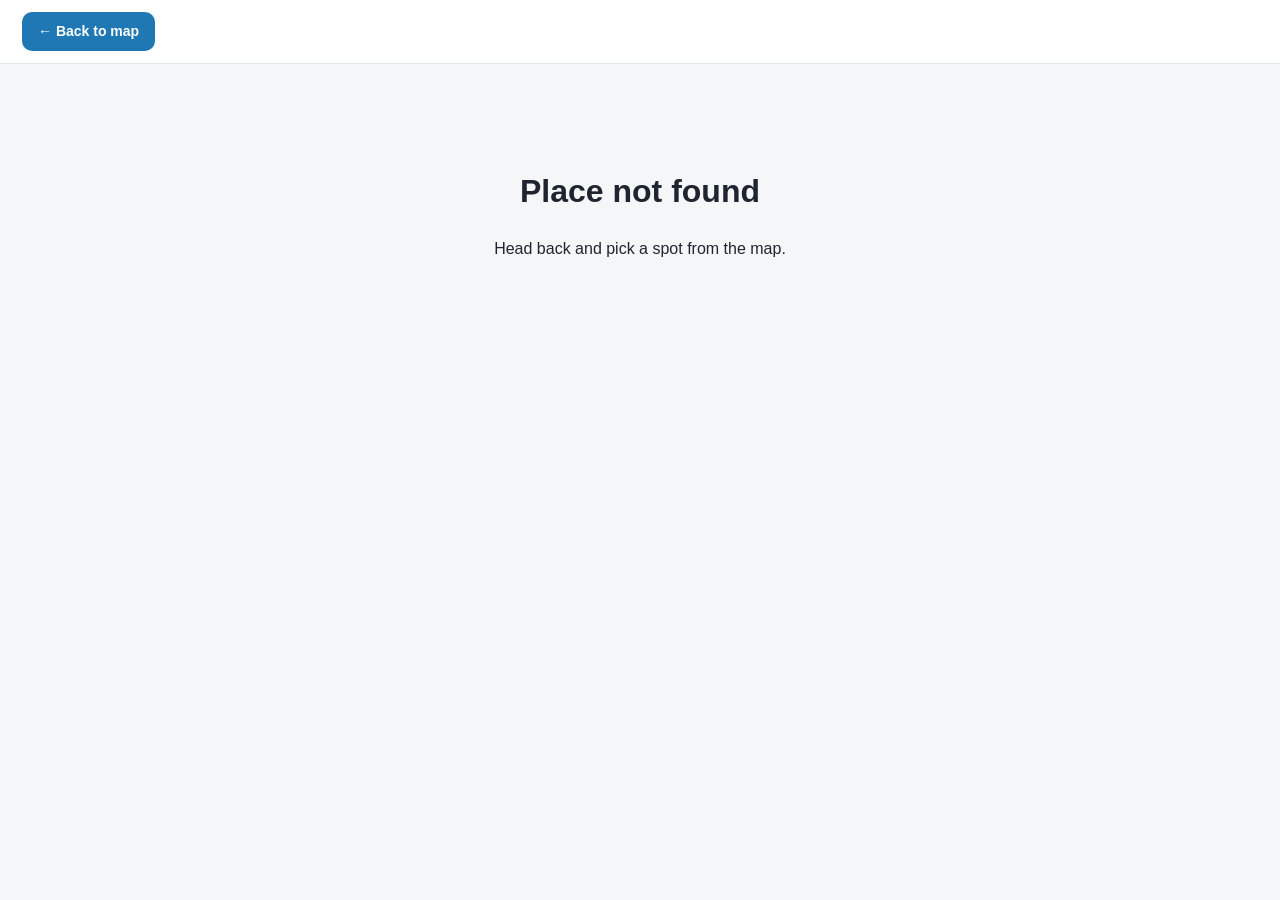
<file: place.html>
<!doctype html>
<html lang="en"><head>
<meta charset="utf-8"><meta name="viewport" content="width=device-width, initial-scale=1">
<title>Place · My Perth Adventure Map</title>
<link rel="stylesheet" href="css/styles.css">
</head><body>
<div class="backbar">
  <a class="btn-back" href="index.html">← Back to map</a>
  <span class="crumb" id="crumb"></span>
</div>
<main class="detail" id="detail"></main>
<script src="js/data.js"></script>
<script src="js/place.js"></script>
</body></html>
</file>
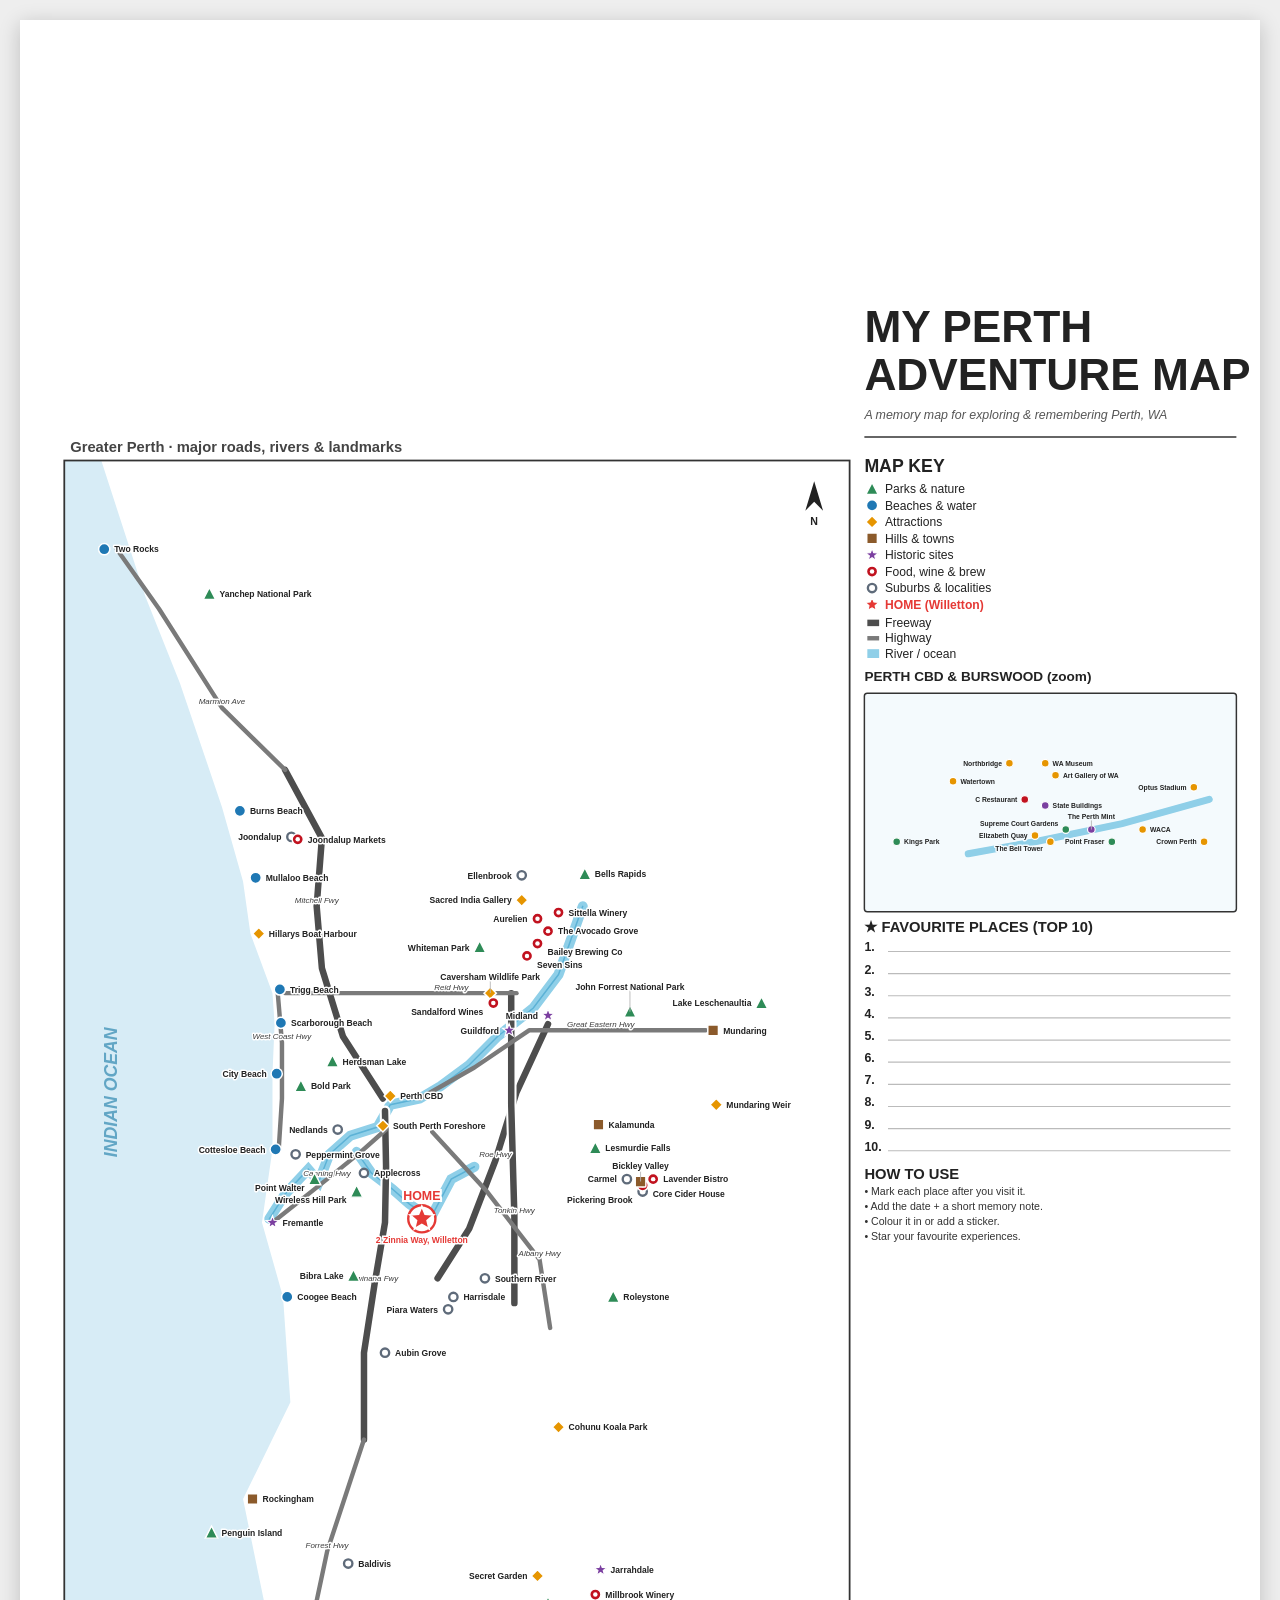
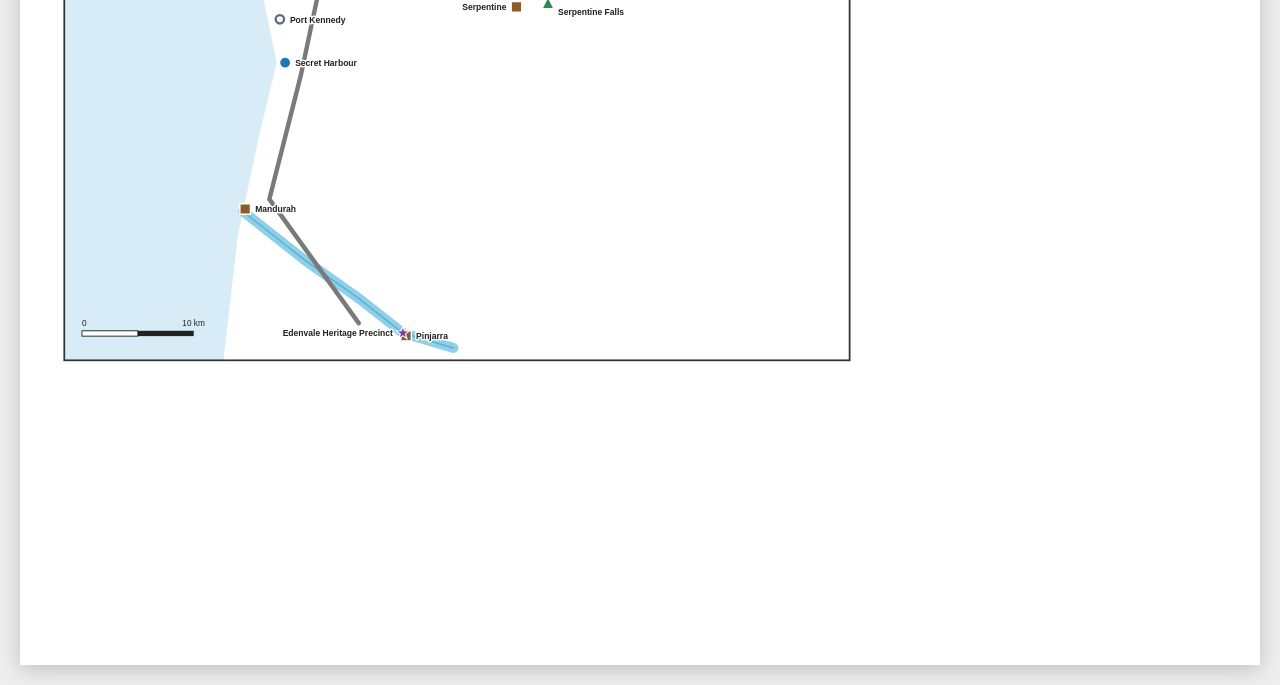
<file: print/perth_adventure_map.html>
<!doctype html><html><head><meta charset='utf-8'><title>Perth Adventure Map (A2)</title><style>@page{size:A2 portrait;margin:0}html,body{margin:0;background:#eee}.wrap{display:flex;justify-content:center;padding:20px}svg{box-shadow:0 4px 20px rgba(0,0,0,.2);background:#fff;width:420mm;height:594mm}@media print{.wrap{padding:0}svg{box-shadow:none}body{background:#fff}}</style></head><body><div class='wrap'><svg xmlns="http://www.w3.org/2000/svg" width="420.0mm" height="594.0mm" viewBox="0 0 420.0 594.0" font-family="Arial, Helvetica, sans-serif">
<rect x="0" y="0" width="420.0" height="594.0" fill="#ffffff"/>
<clipPath id="mapclip"><rect x="15.0" y="66.0" width="266.0" height="508.0"/></clipPath>
<g clip-path="url(#mapclip)">
<path d="M27.47,65.80 L42.43,112.00 L54.18,141.40 L68.43,183.40 L75.55,208.60 L78.04,226.24 L85.52,246.40 L86.24,256.90 L85.52,273.70 L85.52,299.32 L81.96,324.10 L89.09,349.30 L91.58,385.00 L75.55,417.76 L80.89,443.80 L86.95,473.20 L80.89,498.40 L73.77,532.00 L68.43,578.20 L-40.00,578.20 L-40.00,65.80 Z" fill="#d7ecf6"/>
<path d="M84.46,322.84 L89.80,314.44 L97.63,306.04 L101.20,310.24 L104.76,301.00 L111.88,294.70 L121.14,291.76 L125.42,284.20 L135.39,282.10 L142.51,277.90 L152.13,270.76 L161.75,261.10 L173.86,251.44 L182.40,240.10 L190.60,217.00 " fill="none" stroke="#8fcfe8" stroke-width="3.4" stroke-linecap="round"/>
<path d="M84.46,322.84 L89.80,314.44 L97.63,306.04 L101.20,310.24 L104.76,301.00 L111.88,294.70 L121.14,291.76 L125.42,284.20 L135.39,282.10 L142.51,277.90 L152.13,270.76 L161.75,261.10 L173.86,251.44 L182.40,240.10 L190.60,217.00 " fill="none" stroke="#5cb2d6" stroke-width="0.5" stroke-linecap="round"/>
<path d="M114.02,300.16 L119.00,307.30 L126.13,312.76 L131.83,317.80 L138.95,322.84 L146.07,309.40 L153.91,305.20 " fill="none" stroke="#8fcfe8" stroke-width="3.4" stroke-linecap="round"/>
<path d="M114.02,300.16 L119.00,307.30 L126.13,312.76 L131.83,317.80 L138.95,322.84 L146.07,309.40 L153.91,305.20 " fill="none" stroke="#5cb2d6" stroke-width="0.5" stroke-linecap="round"/>
<path d="M75.55,523.60 L96.92,540.40 L114.73,553.00 L129.69,564.76 L146.79,569.80 " fill="none" stroke="#8fcfe8" stroke-width="3.4" stroke-linecap="round"/>
<path d="M75.55,523.60 L96.92,540.40 L114.73,553.00 L129.69,564.76 L146.79,569.80 " fill="none" stroke="#5cb2d6" stroke-width="0.5" stroke-linecap="round"/>
<path d="M122.92,282.10 L109.39,261.10 L102.26,238.00 L100.48,217.00 L102.26,193.90 L89.80,170.80 " fill="none" stroke="#fff" stroke-width="3.6" stroke-linecap="round" stroke-linejoin="round"/>
<path d="M122.92,282.10 L109.39,261.10 L102.26,238.00 L100.48,217.00 L102.26,193.90 L89.80,170.80 " fill="none" stroke="#4d4d4d" stroke-width="2.2" stroke-linecap="round" stroke-linejoin="round"/>
<path d="M89.80,170.80 L68.43,149.80 L47.06,116.20 L32.81,96.04 " fill="none" stroke="#7a7a7a" stroke-width="1.5" stroke-linecap="round" stroke-linejoin="round"/>
<path d="M123.63,286.30 L123.99,305.20 L123.63,324.10 L120.07,345.10 L116.51,368.20 L116.51,397.60 " fill="none" stroke="#fff" stroke-width="3.6" stroke-linecap="round" stroke-linejoin="round"/>
<path d="M123.63,286.30 L123.99,305.20 L123.63,324.10 L120.07,345.10 L116.51,368.20 L116.51,397.60 " fill="none" stroke="#4d4d4d" stroke-width="2.2" stroke-linecap="round" stroke-linejoin="round"/>
<path d="M116.51,397.60 L104.05,435.40 L95.14,477.40 L84.46,519.40 L114.73,561.40 " fill="none" stroke="#7a7a7a" stroke-width="1.5" stroke-linecap="round" stroke-linejoin="round"/>
<path d="M178.84,256.90 L168.16,280.00 L161.03,303.10 L152.13,326.20 L141.44,343.00 " fill="none" stroke="#fff" stroke-width="3.6" stroke-linecap="round" stroke-linejoin="round"/>
<path d="M178.84,256.90 L168.16,280.00 L161.03,303.10 L152.13,326.20 L141.44,343.00 " fill="none" stroke="#4d4d4d" stroke-width="2.2" stroke-linecap="round" stroke-linejoin="round"/>
<path d="M166.38,246.40 L166.38,284.20 L167.45,322.00 L167.45,351.40 " fill="none" stroke="#fff" stroke-width="3.6" stroke-linecap="round" stroke-linejoin="round"/>
<path d="M166.38,246.40 L166.38,284.20 L167.45,322.00 L167.45,351.40 " fill="none" stroke="#4d4d4d" stroke-width="2.2" stroke-linecap="round" stroke-linejoin="round"/>
<path d="M135.39,282.10 L153.91,271.60 L172.43,259.00 L196.65,259.00 L232.27,259.00 " fill="none" stroke="#7a7a7a" stroke-width="1.5" stroke-linecap="round" stroke-linejoin="round"/>
<path d="M139.66,293.44 L158.18,313.60 L175.99,336.70 L179.56,359.80 " fill="none" stroke="#7a7a7a" stroke-width="1.5" stroke-linecap="round" stroke-linejoin="round"/>
<path d="M85.52,324.10 L104.05,309.40 L115.44,300.16 L123.99,292.60 " fill="none" stroke="#7a7a7a" stroke-width="1.5" stroke-linecap="round" stroke-linejoin="round"/>
<path d="M89.80,246.40 L118.29,246.40 L146.07,246.40 L168.16,246.40 " fill="none" stroke="#7a7a7a" stroke-width="1.5" stroke-linecap="round" stroke-linejoin="round"/>
<path d="M87.30,246.40 L88.73,263.20 L88.73,282.10 L87.66,298.90 " fill="none" stroke="#7a7a7a" stroke-width="1.5" stroke-linecap="round" stroke-linejoin="round"/>
</g>
<text x="32.8" y="280.0" font-size="6" fill="#3b8fb5" font-style="italic" font-weight="700" opacity="0.75" transform="rotate(-90 32.8 280.0)" text-anchor="middle">INDIAN OCEAN</text>
<text x="100.5" y="215.8" font-size="2.7" fill="#3d3d3d" font-style="italic" text-anchor="middle" paint-order="stroke" stroke="#fff" stroke-width="1.0" stroke-linejoin="round">Mitchell Fwy</text>
<text x="68.4" y="148.6" font-size="2.7" fill="#3d3d3d" font-style="italic" text-anchor="middle" paint-order="stroke" stroke="#fff" stroke-width="1.0" stroke-linejoin="round">Marmion Ave</text>
<text x="120.1" y="343.9" font-size="2.7" fill="#3d3d3d" font-style="italic" text-anchor="middle" paint-order="stroke" stroke="#fff" stroke-width="1.0" stroke-linejoin="round">Kwinana Fwy</text>
<text x="104.0" y="434.2" font-size="2.7" fill="#3d3d3d" font-style="italic" text-anchor="middle" paint-order="stroke" stroke="#fff" stroke-width="1.0" stroke-linejoin="round">Forrest Hwy</text>
<text x="161.0" y="301.9" font-size="2.7" fill="#3d3d3d" font-style="italic" text-anchor="middle" paint-order="stroke" stroke="#fff" stroke-width="1.0" stroke-linejoin="round">Roe Hwy</text>
<text x="167.4" y="320.8" font-size="2.7" fill="#3d3d3d" font-style="italic" text-anchor="middle" paint-order="stroke" stroke="#fff" stroke-width="1.0" stroke-linejoin="round">Tonkin Hwy</text>
<text x="196.7" y="257.8" font-size="2.7" fill="#3d3d3d" font-style="italic" text-anchor="middle" paint-order="stroke" stroke="#fff" stroke-width="1.0" stroke-linejoin="round">Great Eastern Hwy</text>
<text x="176.0" y="335.5" font-size="2.7" fill="#3d3d3d" font-style="italic" text-anchor="middle" paint-order="stroke" stroke="#fff" stroke-width="1.0" stroke-linejoin="round">Albany Hwy</text>
<text x="104.0" y="308.2" font-size="2.7" fill="#3d3d3d" font-style="italic" text-anchor="middle" paint-order="stroke" stroke="#fff" stroke-width="1.0" stroke-linejoin="round">Canning Hwy</text>
<text x="146.1" y="245.2" font-size="2.7" fill="#3d3d3d" font-style="italic" text-anchor="middle" paint-order="stroke" stroke="#fff" stroke-width="1.0" stroke-linejoin="round">Reid Hwy</text>
<text x="88.7" y="262.0" font-size="2.7" fill="#3d3d3d" font-style="italic" text-anchor="middle" paint-order="stroke" stroke="#fff" stroke-width="1.0" stroke-linejoin="round">West Coast Hwy</text>
<circle cx="28.53" cy="96.04" r="1.9" fill="#1f78b4" stroke="#fff" stroke-width="0.5"/>
<path d="M64.15,108.96 L66.25,113.06 L62.05,113.06 Z" fill="#2e8b57" stroke="#fff" stroke-width="0.5"/>
<circle cx="74.48" cy="184.66" r="1.9" fill="#1f78b4" stroke="#fff" stroke-width="0.5"/>
<circle cx="79.82" cy="207.34" r="1.9" fill="#1f78b4" stroke="#fff" stroke-width="0.5"/>
<path d="M80.89,224.14 L82.99,226.24 L80.89,228.34 L78.79,226.24 Z" fill="#e69500" stroke="#fff" stroke-width="0.5"/>
<circle cx="88.02" cy="245.14" r="1.9" fill="#1f78b4" stroke="#fff" stroke-width="0.5"/>
<circle cx="88.37" cy="256.48" r="1.9" fill="#1f78b4" stroke="#fff" stroke-width="0.5"/>
<circle cx="86.95" cy="273.70" r="1.9" fill="#1f78b4" stroke="#fff" stroke-width="0.5"/>
<circle cx="86.59" cy="299.32" r="1.9" fill="#1f78b4" stroke="#fff" stroke-width="0.5"/>
<circle cx="91.93" cy="193.48" r="1.42" fill="#fff" stroke="#5f6b7a" stroke-width="0.8"/>
<circle cx="94.07" cy="194.32" r="1.9" fill="#c1121f" stroke="#fff" stroke-width="0.5"/><circle cx="94.07" cy="194.32" r="0.76" fill="#fff"/>
<path d="M155.69,228.66 L157.79,232.76 L153.59,232.76 Z" fill="#2e8b57" stroke="#fff" stroke-width="0.5"/>
<path d="M159.25,244.30 L161.35,246.40 L159.25,248.50 L157.15,246.40 Z" fill="#e69500" stroke="#fff" stroke-width="0.5"/>
<circle cx="160.32" cy="249.76" r="1.9" fill="#c1121f" stroke="#fff" stroke-width="0.5"/><circle cx="160.32" cy="249.76" r="0.76" fill="#fff"/>
<circle cx="182.40" cy="219.10" r="1.9" fill="#c1121f" stroke="#fff" stroke-width="0.5"/><circle cx="182.40" cy="219.10" r="0.76" fill="#fff"/>
<path d="M169.94,212.80 L172.04,214.90 L169.94,217.00 L167.84,214.90 Z" fill="#e69500" stroke="#fff" stroke-width="0.5"/>
<circle cx="169.94" cy="206.50" r="1.42" fill="#fff" stroke="#5f6b7a" stroke-width="0.8"/>
<circle cx="175.28" cy="229.60" r="1.9" fill="#c1121f" stroke="#fff" stroke-width="0.5"/><circle cx="175.28" cy="229.60" r="0.76" fill="#fff"/>
<circle cx="175.28" cy="221.20" r="1.9" fill="#c1121f" stroke="#fff" stroke-width="0.5"/><circle cx="175.28" cy="221.20" r="0.76" fill="#fff"/>
<circle cx="171.72" cy="233.80" r="1.9" fill="#c1121f" stroke="#fff" stroke-width="0.5"/><circle cx="171.72" cy="233.80" r="0.76" fill="#fff"/>
<circle cx="178.84" cy="225.40" r="1.9" fill="#c1121f" stroke="#fff" stroke-width="0.5"/><circle cx="178.84" cy="225.40" r="0.76" fill="#fff"/>
<polygon points="165.66,256.70 166.22,258.23 167.85,258.29 166.57,259.29 167.02,260.86 165.66,259.95 164.31,260.86 164.76,259.29 163.48,258.29 165.11,258.23" fill="#7b3fa0" stroke="#fff" stroke-width="0.4"/>
<polygon points="178.84,251.66 179.40,253.19 181.03,253.25 179.75,254.25 180.19,255.82 178.84,254.91 177.49,255.82 177.94,254.25 176.66,253.25 178.28,253.19" fill="#7b3fa0" stroke="#fff" stroke-width="0.4"/>
<path d="M191.31,203.88 L193.41,207.98 L189.21,207.98 Z" fill="#2e8b57" stroke="#fff" stroke-width="0.5"/>
<path d="M206.62,250.50 L208.72,254.60 L204.52,254.60 Z" fill="#2e8b57" stroke="#fff" stroke-width="0.5"/>
<path d="M251.15,247.56 L253.25,251.66 L249.05,251.66 Z" fill="#2e8b57" stroke="#fff" stroke-width="0.5"/>
<rect x="232.96" y="257.19" width="3.61" height="3.61" rx="0.3" fill="#8B5A2B" stroke="#fff" stroke-width="0.5"/>
<path d="M235.83,282.10 L237.93,284.20 L235.83,286.30 L233.73,284.20 Z" fill="#e69500" stroke="#fff" stroke-width="0.5"/>
<rect x="194.13" y="289.11" width="3.61" height="3.61" rx="0.3" fill="#8B5A2B" stroke="#fff" stroke-width="0.5"/>
<path d="M194.87,296.70 L196.97,300.80 L192.77,300.80 Z" fill="#2e8b57" stroke="#fff" stroke-width="0.5"/>
<circle cx="205.56" cy="309.40" r="1.42" fill="#fff" stroke="#5f6b7a" stroke-width="0.8"/>
<circle cx="210.90" cy="313.60" r="1.42" fill="#fff" stroke="#5f6b7a" stroke-width="0.8"/>
<circle cx="210.90" cy="311.50" r="1.9" fill="#c1121f" stroke="#fff" stroke-width="0.5"/><circle cx="210.90" cy="311.50" r="0.76" fill="#fff"/>
<circle cx="214.46" cy="309.40" r="1.9" fill="#c1121f" stroke="#fff" stroke-width="0.5"/><circle cx="214.46" cy="309.40" r="0.76" fill="#fff"/>
<rect x="208.38" y="308.43" width="3.61" height="3.61" rx="0.3" fill="#8B5A2B" stroke="#fff" stroke-width="0.5"/>
<path d="M200.93,347.10 L203.03,351.20 L198.83,351.20 Z" fill="#2e8b57" stroke="#fff" stroke-width="0.5"/>
<polygon points="196.65,439.40 197.21,440.93 198.84,440.99 197.56,441.99 198.00,443.56 196.65,442.65 195.30,443.56 195.75,441.99 194.46,440.99 196.09,440.93" fill="#7b3fa0" stroke="#fff" stroke-width="0.4"/>
<circle cx="194.87" cy="450.10" r="1.9" fill="#c1121f" stroke="#fff" stroke-width="0.5"/><circle cx="194.87" cy="450.10" r="0.76" fill="#fff"/>
<path d="M178.84,450.84 L180.94,454.94 L176.74,454.94 Z" fill="#2e8b57" stroke="#fff" stroke-width="0.5"/>
<path d="M175.28,441.70 L177.38,443.80 L175.28,445.90 L173.18,443.80 Z" fill="#e69500" stroke="#fff" stroke-width="0.5"/>
<path d="M122.92,289.24 L125.02,291.34 L122.92,293.44 L120.82,291.34 Z" fill="#e69500" stroke="#fff" stroke-width="0.5"/>
<circle cx="116.51" cy="307.30" r="1.42" fill="#fff" stroke="#5f6b7a" stroke-width="0.8"/>
<path d="M99.77,307.20 L101.87,311.30 L97.67,311.30 Z" fill="#2e8b57" stroke="#fff" stroke-width="0.5"/>
<path d="M114.02,311.40 L116.12,315.50 L111.92,315.50 Z" fill="#2e8b57" stroke="#fff" stroke-width="0.5"/>
<circle cx="107.61" cy="292.60" r="1.42" fill="#fff" stroke="#5f6b7a" stroke-width="0.8"/>
<circle cx="93.36" cy="301.00" r="1.42" fill="#fff" stroke="#5f6b7a" stroke-width="0.8"/>
<polygon points="85.52,321.80 86.08,323.33 87.71,323.39 86.43,324.39 86.88,325.96 85.52,325.05 84.17,325.96 84.62,324.39 83.34,323.39 84.97,323.33" fill="#7b3fa0" stroke="#fff" stroke-width="0.4"/>
<circle cx="90.51" cy="349.30" r="1.9" fill="#1f78b4" stroke="#fff" stroke-width="0.5"/>
<path d="M112.95,339.96 L115.05,344.06 L110.85,344.06 Z" fill="#2e8b57" stroke="#fff" stroke-width="0.5"/>
<circle cx="123.63" cy="368.20" r="1.42" fill="#fff" stroke="#5f6b7a" stroke-width="0.8"/>
<circle cx="157.47" cy="343.00" r="1.42" fill="#fff" stroke="#5f6b7a" stroke-width="0.8"/>
<circle cx="146.79" cy="349.30" r="1.42" fill="#fff" stroke="#5f6b7a" stroke-width="0.8"/>
<circle cx="145.01" cy="353.50" r="1.42" fill="#fff" stroke="#5f6b7a" stroke-width="0.8"/>
<rect x="76.95" y="415.95" width="3.61" height="3.61" rx="0.3" fill="#8B5A2B" stroke="#fff" stroke-width="0.5"/>
<circle cx="111.17" cy="439.60" r="1.42" fill="#fff" stroke="#5f6b7a" stroke-width="0.8"/>
<path d="M64.87,426.90 L66.97,431.00 L62.77,431.00 Z" fill="#2e8b57" stroke="#fff" stroke-width="0.5"/>
<circle cx="89.80" cy="473.20" r="1.9" fill="#1f78b4" stroke="#fff" stroke-width="0.5"/>
<circle cx="88.02" cy="458.50" r="1.42" fill="#fff" stroke="#5f6b7a" stroke-width="0.8"/>
<rect x="74.46" y="520.95" width="3.61" height="3.61" rx="0.3" fill="#8B5A2B" stroke="#fff" stroke-width="0.5"/>
<rect x="128.95" y="563.80" width="3.61" height="3.61" rx="0.3" fill="#8B5A2B" stroke="#fff" stroke-width="0.5"/>
<polygon points="129.69,562.46 130.25,563.99 131.88,564.05 130.59,565.05 131.04,566.62 129.69,565.71 128.34,566.62 128.79,565.05 127.50,564.05 129.13,563.99" fill="#7b3fa0" stroke="#fff" stroke-width="0.4"/>
<path d="M182.40,391.30 L184.50,393.40 L182.40,395.50 L180.30,393.40 Z" fill="#e69500" stroke="#fff" stroke-width="0.5"/>
<rect x="166.35" y="452.50" width="3.61" height="3.61" rx="0.3" fill="#8B5A2B" stroke="#fff" stroke-width="0.5"/>
<path d="M105.83,267.30 L107.93,271.40 L103.73,271.40 Z" fill="#2e8b57" stroke="#fff" stroke-width="0.5"/>
<path d="M95.14,275.70 L97.24,279.80 L93.04,279.80 Z" fill="#2e8b57" stroke="#fff" stroke-width="0.5"/>
<path d="M125.42,279.16 L127.52,281.26 L125.42,283.36 L123.32,281.26 Z" fill="#e69500" stroke="#fff" stroke-width="0.5"/>
<line x1="159.3" y1="246.4" x2="159.3" y2="241.0" stroke="#b6b6b6" stroke-width="0.3"/>
<line x1="206.6" y1="252.7" x2="206.6" y2="244.3" stroke="#b6b6b6" stroke-width="0.3"/>
<line x1="210.2" y1="310.2" x2="210.2" y2="304.8" stroke="#b6b6b6" stroke-width="0.3"/>
<text x="31.93" y="97.15" font-size="2.9" font-weight="600" fill="#222222" text-anchor="start" paint-order="stroke" stroke="#fff" stroke-width="1.0" stroke-linejoin="round">Two Rocks</text>
<text x="67.55" y="112.27" font-size="2.9" font-weight="600" fill="#222222" text-anchor="start" paint-order="stroke" stroke="#fff" stroke-width="1.0" stroke-linejoin="round">Yanchep National Park</text>
<text x="77.88" y="185.77" font-size="2.9" font-weight="600" fill="#222222" text-anchor="start" paint-order="stroke" stroke="#fff" stroke-width="1.0" stroke-linejoin="round">Burns Beach</text>
<text x="83.22" y="208.45" font-size="2.9" font-weight="600" fill="#222222" text-anchor="start" paint-order="stroke" stroke="#fff" stroke-width="1.0" stroke-linejoin="round">Mullaloo Beach</text>
<text x="84.29" y="227.35" font-size="2.9" font-weight="600" fill="#222222" text-anchor="start" paint-order="stroke" stroke="#fff" stroke-width="1.0" stroke-linejoin="round">Hillarys Boat Harbour</text>
<text x="91.42" y="246.25" font-size="2.9" font-weight="600" fill="#222222" text-anchor="start" paint-order="stroke" stroke="#fff" stroke-width="1.0" stroke-linejoin="round">Trigg Beach</text>
<text x="91.77" y="257.59" font-size="2.9" font-weight="600" fill="#222222" text-anchor="start" paint-order="stroke" stroke="#fff" stroke-width="1.0" stroke-linejoin="round">Scarborough Beach</text>
<text x="83.55" y="274.81" font-size="2.9" font-weight="600" fill="#222222" text-anchor="end" paint-order="stroke" stroke="#fff" stroke-width="1.0" stroke-linejoin="round">City Beach</text>
<text x="83.19" y="300.43" font-size="2.9" font-weight="600" fill="#222222" text-anchor="end" paint-order="stroke" stroke="#fff" stroke-width="1.0" stroke-linejoin="round">Cottesloe Beach</text>
<text x="88.53" y="194.59" font-size="2.9" font-weight="600" fill="#222222" text-anchor="end" paint-order="stroke" stroke="#fff" stroke-width="1.0" stroke-linejoin="round">Joondalup</text>
<text x="97.47" y="195.43" font-size="2.9" font-weight="600" fill="#222222" text-anchor="start" paint-order="stroke" stroke="#fff" stroke-width="1.0" stroke-linejoin="round">Joondalup Markets</text>
<text x="152.29" y="231.97" font-size="2.9" font-weight="600" fill="#222222" text-anchor="end" paint-order="stroke" stroke="#fff" stroke-width="1.0" stroke-linejoin="round">Whiteman Park</text>
<text x="159.25" y="242.11" font-size="2.9" font-weight="600" fill="#222222" text-anchor="middle" paint-order="stroke" stroke="#fff" stroke-width="1.0" stroke-linejoin="round">Caversham Wildlife Park</text>
<text x="156.92" y="253.76" font-size="2.9" font-weight="600" fill="#222222" text-anchor="end" paint-order="stroke" stroke="#fff" stroke-width="1.0" stroke-linejoin="round">Sandalford Wines</text>
<text x="185.80" y="220.21" font-size="2.9" font-weight="600" fill="#222222" text-anchor="start" paint-order="stroke" stroke="#fff" stroke-width="1.0" stroke-linejoin="round">Sittella Winery</text>
<text x="166.54" y="216.01" font-size="2.9" font-weight="600" fill="#222222" text-anchor="end" paint-order="stroke" stroke="#fff" stroke-width="1.0" stroke-linejoin="round">Sacred India Gallery</text>
<text x="166.54" y="207.61" font-size="2.9" font-weight="600" fill="#222222" text-anchor="end" paint-order="stroke" stroke="#fff" stroke-width="1.0" stroke-linejoin="round">Ellenbrook</text>
<text x="178.68" y="233.60" font-size="2.9" font-weight="600" fill="#222222" text-anchor="start" paint-order="stroke" stroke="#fff" stroke-width="1.0" stroke-linejoin="round">Bailey Brewing Co</text>
<text x="171.88" y="222.31" font-size="2.9" font-weight="600" fill="#222222" text-anchor="end" paint-order="stroke" stroke="#fff" stroke-width="1.0" stroke-linejoin="round">Aurelien</text>
<text x="175.12" y="237.80" font-size="2.9" font-weight="600" fill="#222222" text-anchor="start" paint-order="stroke" stroke="#fff" stroke-width="1.0" stroke-linejoin="round">Seven Sins</text>
<text x="182.24" y="226.51" font-size="2.9" font-weight="600" fill="#222222" text-anchor="start" paint-order="stroke" stroke="#fff" stroke-width="1.0" stroke-linejoin="round">The Avocado Grove</text>
<text x="162.26" y="260.11" font-size="2.9" font-weight="600" fill="#222222" text-anchor="end" paint-order="stroke" stroke="#fff" stroke-width="1.0" stroke-linejoin="round">Guildford</text>
<text x="175.44" y="255.07" font-size="2.9" font-weight="600" fill="#222222" text-anchor="end" paint-order="stroke" stroke="#fff" stroke-width="1.0" stroke-linejoin="round">Midland</text>
<text x="194.71" y="207.19" font-size="2.9" font-weight="600" fill="#222222" text-anchor="start" paint-order="stroke" stroke="#fff" stroke-width="1.0" stroke-linejoin="round">Bells Rapids</text>
<text x="206.62" y="245.41" font-size="2.9" font-weight="600" fill="#222222" text-anchor="middle" paint-order="stroke" stroke="#fff" stroke-width="1.0" stroke-linejoin="round">John Forrest National Park</text>
<text x="247.75" y="250.87" font-size="2.9" font-weight="600" fill="#222222" text-anchor="end" paint-order="stroke" stroke="#fff" stroke-width="1.0" stroke-linejoin="round">Lake Leschenaultia</text>
<text x="238.16" y="260.11" font-size="2.9" font-weight="600" fill="#222222" text-anchor="start" paint-order="stroke" stroke="#fff" stroke-width="1.0" stroke-linejoin="round">Mundaring</text>
<text x="239.23" y="285.31" font-size="2.9" font-weight="600" fill="#222222" text-anchor="start" paint-order="stroke" stroke="#fff" stroke-width="1.0" stroke-linejoin="round">Mundaring Weir</text>
<text x="199.34" y="292.03" font-size="2.9" font-weight="600" fill="#222222" text-anchor="start" paint-order="stroke" stroke="#fff" stroke-width="1.0" stroke-linejoin="round">Kalamunda</text>
<text x="198.27" y="300.01" font-size="2.9" font-weight="600" fill="#222222" text-anchor="start" paint-order="stroke" stroke="#fff" stroke-width="1.0" stroke-linejoin="round">Lesmurdie Falls</text>
<text x="202.16" y="310.51" font-size="2.9" font-weight="600" fill="#222222" text-anchor="end" paint-order="stroke" stroke="#fff" stroke-width="1.0" stroke-linejoin="round">Carmel</text>
<text x="207.50" y="317.60" font-size="2.9" font-weight="600" fill="#222222" text-anchor="end" paint-order="stroke" stroke="#fff" stroke-width="1.0" stroke-linejoin="round">Pickering Brook</text>
<text x="214.30" y="315.50" font-size="2.9" font-weight="600" fill="#222222" text-anchor="start" paint-order="stroke" stroke="#fff" stroke-width="1.0" stroke-linejoin="round">Core Cider House</text>
<text x="217.86" y="310.51" font-size="2.9" font-weight="600" fill="#222222" text-anchor="start" paint-order="stroke" stroke="#fff" stroke-width="1.0" stroke-linejoin="round">Lavender Bistro</text>
<text x="210.19" y="305.95" font-size="2.9" font-weight="600" fill="#222222" text-anchor="middle" paint-order="stroke" stroke="#fff" stroke-width="1.0" stroke-linejoin="round">Bickley Valley</text>
<text x="204.33" y="350.41" font-size="2.9" font-weight="600" fill="#222222" text-anchor="start" paint-order="stroke" stroke="#fff" stroke-width="1.0" stroke-linejoin="round">Roleystone</text>
<text x="200.05" y="442.81" font-size="2.9" font-weight="600" fill="#222222" text-anchor="start" paint-order="stroke" stroke="#fff" stroke-width="1.0" stroke-linejoin="round">Jarrahdale</text>
<text x="198.27" y="451.21" font-size="2.9" font-weight="600" fill="#222222" text-anchor="start" paint-order="stroke" stroke="#fff" stroke-width="1.0" stroke-linejoin="round">Millbrook Winery</text>
<text x="182.24" y="457.04" font-size="2.9" font-weight="600" fill="#222222" text-anchor="start" paint-order="stroke" stroke="#fff" stroke-width="1.0" stroke-linejoin="round">Serpentine Falls</text>
<text x="171.88" y="444.91" font-size="2.9" font-weight="600" fill="#222222" text-anchor="end" paint-order="stroke" stroke="#fff" stroke-width="1.0" stroke-linejoin="round">Secret Garden</text>
<text x="126.32" y="292.45" font-size="2.9" font-weight="600" fill="#222222" text-anchor="start" paint-order="stroke" stroke="#fff" stroke-width="1.0" stroke-linejoin="round">South Perth Foreshore</text>
<text x="119.91" y="308.41" font-size="2.9" font-weight="600" fill="#222222" text-anchor="start" paint-order="stroke" stroke="#fff" stroke-width="1.0" stroke-linejoin="round">Applecross</text>
<text x="96.37" y="313.40" font-size="2.9" font-weight="600" fill="#222222" text-anchor="end" paint-order="stroke" stroke="#fff" stroke-width="1.0" stroke-linejoin="round">Point Walter</text>
<text x="110.62" y="317.60" font-size="2.9" font-weight="600" fill="#222222" text-anchor="end" paint-order="stroke" stroke="#fff" stroke-width="1.0" stroke-linejoin="round">Wireless Hill Park</text>
<text x="104.21" y="293.71" font-size="2.9" font-weight="600" fill="#222222" text-anchor="end" paint-order="stroke" stroke="#fff" stroke-width="1.0" stroke-linejoin="round">Nedlands</text>
<text x="96.76" y="302.11" font-size="2.9" font-weight="600" fill="#222222" text-anchor="start" paint-order="stroke" stroke="#fff" stroke-width="1.0" stroke-linejoin="round">Peppermint Grove</text>
<text x="88.92" y="325.21" font-size="2.9" font-weight="600" fill="#222222" text-anchor="start" paint-order="stroke" stroke="#fff" stroke-width="1.0" stroke-linejoin="round">Fremantle</text>
<text x="93.91" y="350.41" font-size="2.9" font-weight="600" fill="#222222" text-anchor="start" paint-order="stroke" stroke="#fff" stroke-width="1.0" stroke-linejoin="round">Coogee Beach</text>
<text x="109.55" y="343.27" font-size="2.9" font-weight="600" fill="#222222" text-anchor="end" paint-order="stroke" stroke="#fff" stroke-width="1.0" stroke-linejoin="round">Bibra Lake</text>
<text x="127.03" y="369.31" font-size="2.9" font-weight="600" fill="#222222" text-anchor="start" paint-order="stroke" stroke="#fff" stroke-width="1.0" stroke-linejoin="round">Aubin Grove</text>
<text x="160.87" y="344.11" font-size="2.9" font-weight="600" fill="#222222" text-anchor="start" paint-order="stroke" stroke="#fff" stroke-width="1.0" stroke-linejoin="round">Southern River</text>
<text x="150.19" y="350.41" font-size="2.9" font-weight="600" fill="#222222" text-anchor="start" paint-order="stroke" stroke="#fff" stroke-width="1.0" stroke-linejoin="round">Harrisdale</text>
<text x="141.61" y="354.61" font-size="2.9" font-weight="600" fill="#222222" text-anchor="end" paint-order="stroke" stroke="#fff" stroke-width="1.0" stroke-linejoin="round">Piara Waters</text>
<text x="82.16" y="418.87" font-size="2.9" font-weight="600" fill="#222222" text-anchor="start" paint-order="stroke" stroke="#fff" stroke-width="1.0" stroke-linejoin="round">Rockingham</text>
<text x="114.57" y="440.71" font-size="2.9" font-weight="600" fill="#222222" text-anchor="start" paint-order="stroke" stroke="#fff" stroke-width="1.0" stroke-linejoin="round">Baldivis</text>
<text x="68.27" y="430.21" font-size="2.9" font-weight="600" fill="#222222" text-anchor="start" paint-order="stroke" stroke="#fff" stroke-width="1.0" stroke-linejoin="round">Penguin Island</text>
<text x="93.20" y="474.31" font-size="2.9" font-weight="600" fill="#222222" text-anchor="start" paint-order="stroke" stroke="#fff" stroke-width="1.0" stroke-linejoin="round">Secret Harbour</text>
<text x="91.42" y="459.61" font-size="2.9" font-weight="600" fill="#222222" text-anchor="start" paint-order="stroke" stroke="#fff" stroke-width="1.0" stroke-linejoin="round">Port Kennedy</text>
<text x="79.66" y="523.87" font-size="2.9" font-weight="600" fill="#222222" text-anchor="start" paint-order="stroke" stroke="#fff" stroke-width="1.0" stroke-linejoin="round">Mandurah</text>
<text x="134.16" y="566.71" font-size="2.9" font-weight="600" fill="#222222" text-anchor="start" paint-order="stroke" stroke="#fff" stroke-width="1.0" stroke-linejoin="round">Pinjarra</text>
<text x="126.29" y="565.87" font-size="2.9" font-weight="600" fill="#222222" text-anchor="end" paint-order="stroke" stroke="#fff" stroke-width="1.0" stroke-linejoin="round">Edenvale Heritage Precinct</text>
<text x="185.80" y="394.51" font-size="2.9" font-weight="600" fill="#222222" text-anchor="start" paint-order="stroke" stroke="#fff" stroke-width="1.0" stroke-linejoin="round">Cohunu Koala Park</text>
<text x="164.76" y="455.41" font-size="2.9" font-weight="600" fill="#222222" text-anchor="end" paint-order="stroke" stroke="#fff" stroke-width="1.0" stroke-linejoin="round">Serpentine</text>
<text x="109.23" y="270.61" font-size="2.9" font-weight="600" fill="#222222" text-anchor="start" paint-order="stroke" stroke="#fff" stroke-width="1.0" stroke-linejoin="round">Herdsman Lake</text>
<text x="98.54" y="279.01" font-size="2.9" font-weight="600" fill="#222222" text-anchor="start" paint-order="stroke" stroke="#fff" stroke-width="1.0" stroke-linejoin="round">Bold Park</text>
<text x="128.82" y="282.37" font-size="2.9" font-weight="600" fill="#222222" text-anchor="start" paint-order="stroke" stroke="#fff" stroke-width="1.0" stroke-linejoin="round">Perth CBD</text>
<circle cx="136.10" cy="322.84" r="4.6" fill="#fff" stroke="#e53935" stroke-width="0.8"/>
<polygon points="136.10,318.64 137.22,321.30 140.10,321.54 137.91,323.43 138.57,326.24 136.10,324.74 133.63,326.24 134.29,323.43 132.11,321.54 134.98,321.30" fill="#e53935" stroke="#fff" stroke-width="0.6"/>
<text x="136.10" y="316.34" font-size="4.2" font-weight="800" fill="#e53935" text-anchor="middle" paint-order="stroke" stroke="#fff" stroke-width="1.4">HOME</text>
<text x="136.10" y="331.04" font-size="2.9" font-weight="700" fill="#e53935" text-anchor="middle" paint-order="stroke" stroke="#fff" stroke-width="1.1">2 Zinnia Way, Willetton</text>
<rect x="21.0" y="564.0" width="37.84" height="1.8" fill="#222222"/>
<rect x="21.0" y="564.0" width="18.92" height="1.8" fill="#fff" stroke="#222222" stroke-width="0.3"/>
<text x="21.0" y="562.5" font-size="2.8" fill="#222222">0</text>
<text x="58.8" y="562.5" font-size="2.8" fill="#222222" text-anchor="middle">10 km</text>
<polygon points="269.0,73.0 266.0,83.0 269.0,80.0 272.0,83.0" fill="#222222"/>
<text x="269.0" y="88.0" font-size="3.6" font-weight="800" fill="#222222" text-anchor="middle">N</text>
<rect x="15.0" y="66.0" width="266.0" height="508.0" fill="none" stroke="#333" stroke-width="0.6"/>
<text x="286.0" y="26" font-size="15" font-weight="900" fill="#222222">MY PERTH</text>
<text x="286.0" y="42" font-size="15" font-weight="900" fill="#222222">ADVENTURE MAP</text>
<text x="286.0" y="52" font-size="4.2" fill="#555" font-style="italic">A memory map for exploring &amp; remembering Perth, WA</text>
<line x1="286.0" y1="58" x2="412.0" y2="58" stroke="#333" stroke-width="0.5"/>
<text x="17.0" y="63.0" font-size="5" font-weight="800" fill="#444">Greater Perth  ·  major roads, rivers &amp; landmarks</text>
<text x="286.0" y="70.0" font-size="6" font-weight="800" fill="#222222" font-style="normal">MAP KEY</text>
<path d="M288.60,73.40 L290.70,77.50 L286.50,77.50 Z" fill="#2e8b57" stroke="#fff" stroke-width="0.5"/>
<text x="293.0" y="77.0" font-size="4.1" font-weight="500" fill="#222222" font-style="normal">Parks &amp; nature</text>
<circle cx="288.60" cy="81.20" r="1.9" fill="#1f78b4" stroke="#fff" stroke-width="0.5"/>
<text x="293.0" y="82.6" font-size="4.1" font-weight="500" fill="#222222" font-style="normal">Beaches &amp; water</text>
<path d="M288.60,84.70 L290.70,86.80 L288.60,88.90 L286.50,86.80 Z" fill="#e69500" stroke="#fff" stroke-width="0.5"/>
<text x="293.0" y="88.2" font-size="4.1" font-weight="500" fill="#222222" font-style="normal">Attractions</text>
<rect x="286.80" y="90.59" width="3.61" height="3.61" rx="0.3" fill="#8B5A2B" stroke="#fff" stroke-width="0.5"/>
<text x="293.0" y="93.8" font-size="4.1" font-weight="500" fill="#222222" font-style="normal">Hills &amp; towns</text>
<polygon points="288.60,95.70 289.16,97.23 290.79,97.29 289.50,98.29 289.95,99.86 288.60,98.95 287.25,99.86 287.70,98.29 286.41,97.29 288.04,97.23" fill="#7b3fa0" stroke="#fff" stroke-width="0.4"/>
<text x="293.0" y="99.4" font-size="4.1" font-weight="500" fill="#222222" font-style="normal">Historic sites</text>
<circle cx="288.60" cy="103.60" r="1.9" fill="#c1121f" stroke="#fff" stroke-width="0.5"/><circle cx="288.60" cy="103.60" r="0.76" fill="#fff"/>
<text x="293.0" y="105.0" font-size="4.1" font-weight="500" fill="#222222" font-style="normal">Food, wine &amp; brew</text>
<circle cx="288.60" cy="109.20" r="1.42" fill="#fff" stroke="#5f6b7a" stroke-width="0.8"/>
<text x="293.0" y="110.6" font-size="4.1" font-weight="500" fill="#222222" font-style="normal">Suburbs &amp; localities</text>
<polygon points="288.60,112.40 289.25,113.91 290.88,114.06 289.65,115.14 290.01,116.74 288.60,115.90 287.19,116.74 287.55,115.14 286.32,114.06 287.95,113.91" fill="#e53935" stroke="#fff" stroke-width="0.4"/>
<text x="293.0" y="116.2" font-size="4.1" font-weight="700" fill="#e53935" font-style="normal">HOME (Willetton)</text>
<line x1="287.0" y1="120.99999999999996" x2="291.0" y2="120.99999999999996" stroke="#4d4d4d" stroke-width="2.2"/>
<text x="293.0" y="122.4" font-size="4.1" font-weight="500" fill="#222222" font-style="normal">Freeway</text>
<line x1="287.0" y1="126.19999999999996" x2="291.0" y2="126.19999999999996" stroke="#7a7a7a" stroke-width="1.5"/>
<text x="293.0" y="127.6" font-size="4.1" font-weight="500" fill="#222222" font-style="normal">Highway</text>
<line x1="287.0" y1="131.39999999999995" x2="291.0" y2="131.39999999999995" stroke="#8fcfe8" stroke-width="3"/>
<text x="293.0" y="132.8" font-size="4.1" font-weight="500" fill="#222222" font-style="normal">River / ocean</text>
<text x="286.0" y="140.8" font-size="4.6" font-weight="800" fill="#222222" font-style="normal">PERTH CBD &amp; BURSWOOD (zoom)</text>
<rect x="286.0" y="144.79999999999995" width="126.0" height="74.0" fill="#f4fafd" stroke="#333" stroke-width="0.5" rx="1"/>
<path d="M321.2,199.2 L343.8,195.1 L373.3,189.0 L402.8,180.8 " fill="none" stroke="#8fcfe8" stroke-width="2.4" stroke-linecap="round"/>
<circle cx="296.94" cy="195.10" r="1.3" fill="#2e8b57" stroke="#fff" stroke-width="0.4"/>
<circle cx="343.79" cy="193.05" r="1.3" fill="#e69500" stroke="#fff" stroke-width="0.4"/>
<circle cx="349.00" cy="195.10" r="1.3" fill="#e69500" stroke="#fff" stroke-width="0.4"/>
<circle cx="362.88" cy="191.01" r="1.3" fill="#7b3fa0" stroke="#fff" stroke-width="0.4"/>
<circle cx="347.26" cy="168.50" r="1.3" fill="#e69500" stroke="#fff" stroke-width="0.4"/>
<circle cx="350.74" cy="172.59" r="1.3" fill="#e69500" stroke="#fff" stroke-width="0.4"/>
<circle cx="347.26" cy="182.82" r="1.3" fill="#7b3fa0" stroke="#fff" stroke-width="0.4"/>
<circle cx="354.21" cy="191.01" r="1.3" fill="#2e8b57" stroke="#fff" stroke-width="0.4"/>
<circle cx="335.12" cy="168.50" r="1.3" fill="#e69500" stroke="#fff" stroke-width="0.4"/>
<circle cx="316.03" cy="174.64" r="1.3" fill="#e69500" stroke="#fff" stroke-width="0.4"/>
<circle cx="340.32" cy="180.78" r="1.3" fill="#c1121f" stroke="#fff" stroke-width="0.4"/>
<circle cx="369.82" cy="195.10" r="1.3" fill="#2e8b57" stroke="#fff" stroke-width="0.4"/>
<circle cx="380.24" cy="191.01" r="1.3" fill="#e69500" stroke="#fff" stroke-width="0.4"/>
<circle cx="397.59" cy="176.68" r="1.3" fill="#e69500" stroke="#fff" stroke-width="0.4"/>
<circle cx="401.06" cy="195.10" r="1.3" fill="#e69500" stroke="#fff" stroke-width="0.4"/>
<line x1="362.9" y1="191.0" x2="362.9" y2="186.5" stroke="#b6b6b6" stroke-width="0.3"/>
<text x="299.44" y="196.03" font-size="2.3" font-weight="600" fill="#222222" text-anchor="start" paint-order="stroke" stroke="#f4fafd" stroke-width="1.0" stroke-linejoin="round">Kings Park</text>
<text x="341.29" y="193.98" font-size="2.3" font-weight="600" fill="#222222" text-anchor="end" paint-order="stroke" stroke="#f4fafd" stroke-width="1.0" stroke-linejoin="round">Elizabeth Quay</text>
<text x="346.50" y="198.16" font-size="2.3" font-weight="600" fill="#222222" text-anchor="end" paint-order="stroke" stroke="#f4fafd" stroke-width="1.0" stroke-linejoin="round">The Bell Tower</text>
<text x="362.88" y="187.44" font-size="2.3" font-weight="600" fill="#222222" text-anchor="middle" paint-order="stroke" stroke="#f4fafd" stroke-width="1.0" stroke-linejoin="round">The Perth Mint</text>
<text x="349.76" y="169.43" font-size="2.3" font-weight="600" fill="#222222" text-anchor="start" paint-order="stroke" stroke="#f4fafd" stroke-width="1.0" stroke-linejoin="round">WA Museum</text>
<text x="353.24" y="173.52" font-size="2.3" font-weight="600" fill="#222222" text-anchor="start" paint-order="stroke" stroke="#f4fafd" stroke-width="1.0" stroke-linejoin="round">Art Gallery of WA</text>
<text x="349.76" y="183.75" font-size="2.3" font-weight="600" fill="#222222" text-anchor="start" paint-order="stroke" stroke="#f4fafd" stroke-width="1.0" stroke-linejoin="round">State Buildings</text>
<text x="351.71" y="189.81" font-size="2.3" font-weight="600" fill="#222222" text-anchor="end" paint-order="stroke" stroke="#f4fafd" stroke-width="1.0" stroke-linejoin="round">Supreme Court Gardens</text>
<text x="332.62" y="169.43" font-size="2.3" font-weight="600" fill="#222222" text-anchor="end" paint-order="stroke" stroke="#f4fafd" stroke-width="1.0" stroke-linejoin="round">Northbridge</text>
<text x="318.53" y="175.57" font-size="2.3" font-weight="600" fill="#222222" text-anchor="start" paint-order="stroke" stroke="#f4fafd" stroke-width="1.0" stroke-linejoin="round">Watertown</text>
<text x="337.82" y="181.71" font-size="2.3" font-weight="600" fill="#222222" text-anchor="end" paint-order="stroke" stroke="#f4fafd" stroke-width="1.0" stroke-linejoin="round">C Restaurant</text>
<text x="367.32" y="196.03" font-size="2.3" font-weight="600" fill="#222222" text-anchor="end" paint-order="stroke" stroke="#f4fafd" stroke-width="1.0" stroke-linejoin="round">Point Fraser</text>
<text x="382.74" y="191.94" font-size="2.3" font-weight="600" fill="#222222" text-anchor="start" paint-order="stroke" stroke="#f4fafd" stroke-width="1.0" stroke-linejoin="round">WACA</text>
<text x="395.09" y="177.61" font-size="2.3" font-weight="600" fill="#222222" text-anchor="end" paint-order="stroke" stroke="#f4fafd" stroke-width="1.0" stroke-linejoin="round">Optus Stadium</text>
<text x="398.56" y="196.03" font-size="2.3" font-weight="600" fill="#222222" text-anchor="end" paint-order="stroke" stroke="#f4fafd" stroke-width="1.0" stroke-linejoin="round">Crown Perth</text>
<text x="286.0" y="225.8" font-size="5" font-weight="800" fill="#222222" font-style="normal">★ FAVOURITE PLACES (TOP 10)</text>
<text x="286.0" y="232.3" font-size="4.2" font-weight="700" fill="#222222">1.</text>
<line x1="294.0" y1="232.3" x2="410.0" y2="232.3" stroke="#bbb" stroke-width="0.4"/>
<text x="286.0" y="239.8" font-size="4.2" font-weight="700" fill="#222222">2.</text>
<line x1="294.0" y1="239.8" x2="410.0" y2="239.8" stroke="#bbb" stroke-width="0.4"/>
<text x="286.0" y="247.3" font-size="4.2" font-weight="700" fill="#222222">3.</text>
<line x1="294.0" y1="247.3" x2="410.0" y2="247.3" stroke="#bbb" stroke-width="0.4"/>
<text x="286.0" y="254.8" font-size="4.2" font-weight="700" fill="#222222">4.</text>
<line x1="294.0" y1="254.8" x2="410.0" y2="254.8" stroke="#bbb" stroke-width="0.4"/>
<text x="286.0" y="262.3" font-size="4.2" font-weight="700" fill="#222222">5.</text>
<line x1="294.0" y1="262.3" x2="410.0" y2="262.3" stroke="#bbb" stroke-width="0.4"/>
<text x="286.0" y="269.8" font-size="4.2" font-weight="700" fill="#222222">6.</text>
<line x1="294.0" y1="269.8" x2="410.0" y2="269.8" stroke="#bbb" stroke-width="0.4"/>
<text x="286.0" y="277.3" font-size="4.2" font-weight="700" fill="#222222">7.</text>
<line x1="294.0" y1="277.3" x2="410.0" y2="277.3" stroke="#bbb" stroke-width="0.4"/>
<text x="286.0" y="284.8" font-size="4.2" font-weight="700" fill="#222222">8.</text>
<line x1="294.0" y1="284.8" x2="410.0" y2="284.8" stroke="#bbb" stroke-width="0.4"/>
<text x="286.0" y="292.3" font-size="4.2" font-weight="700" fill="#222222">9.</text>
<line x1="294.0" y1="292.3" x2="410.0" y2="292.3" stroke="#bbb" stroke-width="0.4"/>
<text x="286.0" y="299.8" font-size="4.2" font-weight="700" fill="#222222">10.</text>
<line x1="294.0" y1="299.8" x2="410.0" y2="299.8" stroke="#bbb" stroke-width="0.4"/>
<text x="286.0" y="309.3" font-size="5" font-weight="800" fill="#222222" font-style="normal">HOW TO USE</text>
<text x="286.0" y="314.9" font-size="3.6" fill="#333">• Mark each place after you visit it.</text>
<text x="286.0" y="319.9" font-size="3.6" fill="#333">• Add the date + a short memory note.</text>
<text x="286.0" y="324.9" font-size="3.6" fill="#333">• Colour it in or add a sticker.</text>
<text x="286.0" y="329.9" font-size="3.6" fill="#333">• Star your favourite experiences.</text>
</svg></div></body></html>
</file>
<file: css/styles.css>
:root{
  --bg:#f4f6f8; --panel:#ffffff; --ink:#1e2530; --muted:#5b6672;
  --line:#e2e7ec; --brand:#e53935; --accent:#1f78b4; --shadow:0 6px 24px rgba(20,40,60,.10);
  --map-bg:#ffffff; --inset-bg:#eef7fb; --label:#222; --label-halo:#fff;
}
@media (prefers-color-scheme:dark){
  :root{--bg:#12161c;--panel:#1b222c;--ink:#e8edf2;--muted:#9aa7b4;--line:#2a333f;
        --map-bg:#0f1620;--inset-bg:#132430;--label:#dfe7ee;--label-halo:#0f1620;}
}
*{box-sizing:border-box}
html,body{margin:0;padding:0}
body{font-family:Inter,-apple-system,BlinkMacSystemFont,"Segoe UI",Arial,sans-serif;
  background:var(--bg);color:var(--ink);line-height:1.5;-webkit-font-smoothing:antialiased}
a{color:inherit;text-decoration:none}

/* ---------- top bar ---------- */
.topbar{display:flex;align-items:center;gap:20px;justify-content:space-between;
  padding:14px 22px;background:var(--panel);border-bottom:1px solid var(--line);
  position:sticky;top:0;z-index:20;flex-wrap:wrap}
.brand{display:flex;align-items:center;gap:14px}
.brand .pin{font-size:26px;color:var(--brand);line-height:1}
.brand h1{margin:0;font-size:20px;font-weight:800;letter-spacing:-.2px}
.brand p{margin:2px 0 0;font-size:13px;color:var(--muted)}
#search{flex:0 1 300px;min-width:180px;padding:10px 14px;border:1px solid var(--line);
  border-radius:10px;background:var(--bg);color:var(--ink);font-size:14px}
#search:focus{outline:2px solid var(--accent);outline-offset:1px}

/* ---------- layout ---------- */
.layout{display:flex;gap:0;align-items:stretch;min-height:calc(100vh - 128px)}
.mapwrap{flex:1 1 auto;position:relative;padding:16px;min-width:0}
.mapcanvas{width:100%;height:100%;min-height:64vh;background:var(--map-bg);
  border:1px solid var(--line);border-radius:14px;overflow:hidden;box-shadow:var(--shadow)}
.leaflet-container{background:var(--map-bg);font-family:inherit;border-radius:14px}
.leaflet-container a{color:var(--accent)}

/* category pins (SVG divIcons) */
.mk-ic{cursor:pointer;overflow:visible;display:block;
  filter:drop-shadow(0 1px 1.5px rgba(0,0,0,.35));
  transition:transform .12s ease, filter .12s ease}
.mk-ic:hover,.mk-ic.focus{transform:scale(1.22)}
.mk-ic.dim{opacity:.22}
.mk-ic.hit{filter:drop-shadow(0 0 2px var(--brand)) brightness(1.12);transform:scale(1.2)}

/* place labels */
.mlabel{display:inline-block;white-space:nowrap;font-size:12px;font-weight:600;
  color:var(--label);transform:translate(-50%,-50%);line-height:1.1;
  text-shadow:-1px -1px 0 var(--label-halo),1px -1px 0 var(--label-halo),
    -1px 1px 0 var(--label-halo),1px 1px 0 var(--label-halo),0 0 3px var(--label-halo)}
.mlabel.home{color:var(--brand);font-weight:800;text-transform:uppercase;letter-spacing:.4px;font-size:11px}

.mapctrl{position:absolute;top:28px;right:28px;display:flex;flex-direction:column;gap:6px;z-index:800}
.mapctrl button{width:38px;height:38px;border:1px solid var(--line);background:var(--panel);
  color:var(--ink);font-size:20px;border-radius:9px;cursor:pointer;box-shadow:var(--shadow)}
.mapctrl button:hover{background:var(--accent);color:#fff;border-color:var(--accent)}

.legend{position:absolute;left:28px;bottom:28px;z-index:800;display:flex;flex-wrap:wrap;gap:6px 12px;
  background:var(--panel);border:1px solid var(--line);border-radius:10px;padding:9px 12px;
  box-shadow:var(--shadow);max-width:min(70%,520px)}
.lg{display:inline-flex;align-items:center;gap:6px;font-size:12px;color:var(--muted);font-weight:600}
.dot{width:11px;height:11px;border-radius:50%;background:var(--c);display:inline-block;flex:0 0 auto}

.inset{position:absolute;right:28px;bottom:28px;width:min(42%,420px);background:var(--panel);
  border:1px solid var(--line);border-radius:12px;padding:8px 10px 4px;box-shadow:var(--shadow)}
.inset h4{margin:0 0 4px;font-size:12px;color:var(--muted);text-transform:uppercase;letter-spacing:.5px}
.inset svg{width:100%;height:auto;display:block}

/* ---------- sidebar ---------- */
.sidebar{flex:0 0 320px;background:var(--panel);border-left:1px solid var(--line);
  padding:18px 18px 40px;overflow-y:auto;max-height:calc(100vh - 128px);position:sticky;top:128px}
.sidebar h2{margin:0 0 12px;font-size:16px}
.reg h3{margin:16px 0 6px;font-size:12px;text-transform:uppercase;letter-spacing:.6px;
  color:var(--accent);font-weight:800}
.reg ul{list-style:none;margin:0;padding:0}
.reg li a{display:flex;align-items:center;gap:9px;padding:7px 9px;border-radius:8px;font-size:14px}
.reg li a:hover{background:var(--bg)}
.reg li a .dot{width:9px;height:9px}
.reg.hide{display:none}
.reg li.hide{display:none}

footer{padding:16px 22px;border-top:1px solid var(--line);background:var(--panel);
  font-size:13px;color:var(--muted);text-align:center}

/* ---------- place detail page ---------- */
.detail{max-width:960px;margin:0 auto;padding:22px}
.backbar{position:sticky;top:0;z-index:10;background:var(--panel);border-bottom:1px solid var(--line);
  padding:12px 22px;display:flex;align-items:center;gap:14px}
.btn-back{display:inline-flex;align-items:center;gap:8px;padding:9px 16px;border-radius:10px;
  background:var(--accent);color:#fff;font-weight:700;font-size:14px;border:none;cursor:pointer}
.btn-back:hover{filter:brightness(1.08)}
.crumb{color:var(--muted);font-size:14px}
.place-head{display:flex;align-items:flex-start;gap:14px;flex-wrap:wrap;margin:8px 0 4px}
.place-head h1{margin:0;font-size:30px;font-weight:800;letter-spacing:-.4px}
.badge{display:inline-flex;align-items:center;gap:7px;padding:5px 12px;border-radius:999px;
  font-size:12px;font-weight:800;color:#fff;text-transform:uppercase;letter-spacing:.4px;white-space:nowrap}
.region-tag{color:var(--muted);font-size:15px;font-weight:600;margin:2px 0 14px}
.gallery{display:grid;grid-template-columns:repeat(auto-fill,minmax(220px,1fr));gap:12px;margin:14px 0 22px}
.gallery img{width:100%;height:190px;object-fit:cover;border-radius:12px;border:1px solid var(--line);
  box-shadow:var(--shadow)}
.ph{height:190px;border-radius:12px;display:flex;flex-direction:column;align-items:center;justify-content:center;
  gap:8px;color:#fff;text-align:center;padding:14px;font-weight:700;box-shadow:var(--shadow)}
.ph small{font-weight:500;opacity:.9;font-size:12px}
.ph .cam{font-size:30px}
.blurb{font-size:18px;line-height:1.6;margin:0 0 20px}
.card{background:var(--panel);border:1px solid var(--line);border-radius:14px;padding:18px 20px;
  margin:0 0 16px;box-shadow:var(--shadow)}
.card h2{margin:0 0 10px;font-size:15px;text-transform:uppercase;letter-spacing:.5px;color:var(--accent)}
.card ul{margin:0;padding-left:20px}
.card li{margin:5px 0;font-size:16px}
.tip{display:flex;gap:10px;align-items:flex-start;font-size:16px}
.approx{background:#fff6e5;border:1px solid #f0d089;color:#7a5900;border-radius:10px;padding:10px 14px;
  font-size:14px;margin:0 0 16px}
@media (prefers-color-scheme:dark){.approx{background:#2a2410;border-color:#5a4a1e;color:#e0c98a}}
.actions{display:flex;gap:12px;flex-wrap:wrap;margin:6px 0 30px}
.maplink{display:inline-flex;align-items:center;gap:8px;padding:11px 18px;border-radius:10px;
  border:1px solid var(--line);background:var(--panel);font-weight:700;font-size:14px}
.maplink:hover{border-color:var(--accent);color:var(--accent)}
.notfound{text-align:center;padding:60px 20px}

@media (max-width:820px){
  .layout{flex-direction:column}
  .sidebar{flex:1 1 auto;position:static;max-height:none;border-left:none;border-top:1px solid var(--line)}
  .inset{position:static;width:100%;margin-top:12px}
  .legend{position:static;margin-top:12px;max-width:none}
  .mapctrl{top:26px;right:26px}
  .place-head h1{font-size:24px}
}
</file>
